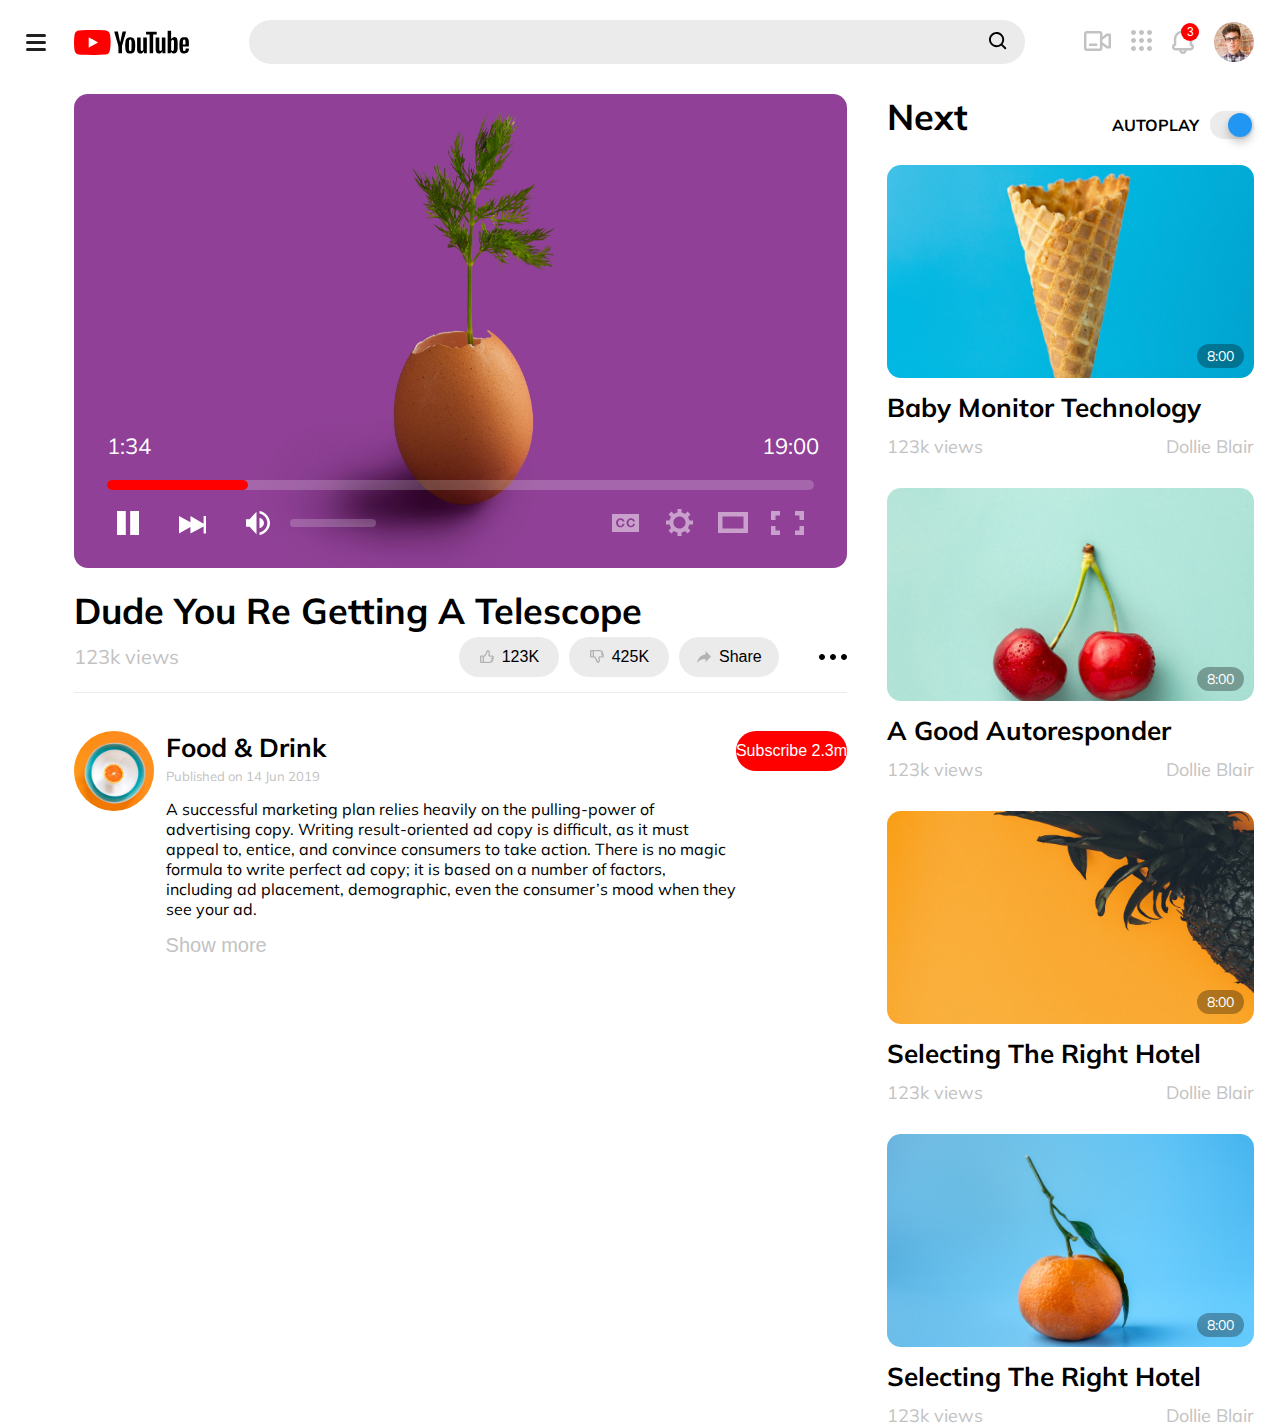
<file: src/video_player_page.html>
<!DOCTYPE html>
<html lang="en">
<head>
    <meta charset="UTF-8">
    <meta content="width=device-width" name="viewport">
    <title>Youtube - Dude You Re Getting A Telescope</title>
    <link href="styles_general.css" rel="stylesheet">
    <link href="styles_video_player.css" rel="stylesheet">
    <link href="media_general.css" rel="stylesheet">
    <link href="media_video_player.css" rel="stylesheet">
    <link rel="preconnect" href="https://fonts.googleapis.com">
    <link rel="preconnect" href="https://fonts.gstatic.com" crossorigin>
    <link href="https://fonts.googleapis.com/css2?family=Mulish:wght@400;700&display=swap" rel="stylesheet">
</head>
<body>
<header class="header container">
    <section class="start">
        <button class="hamburger-menu display-none">
            <span class="line"></span>
            <span class="line"></span>
            <span class="line"></span>
        </button>
        <div class="logo">
            <a href="#">
                <img src="../assets/youtube_logo.svg" alt="youtube logo">
            </a>
        </div>
    </section>
    <section class="search-video center kebab-menu">
        <input class="search-input" placeholder="Search">
        <button>
            <img class="search-button" src="../assets/svg_icons/search.svg" alt="search video on youtube">
        </button>
    </section>
    <section class="account-relative-buttons end">
        <button class="account-button create-video display-none">
            <a href="#">
                <img src="../assets/svg_icons/create-video.svg" alt="create new video on youtube">
            </a>
        </button>
        <button class="account-button display-none">
            <a href="#">
                <img src="../assets/svg_icons/grid_button.svg" alt="">
            </a>
        </button>
        <button class="account-button">
            <a href="#">
                <div class="notification display-none">
                    <img class="notification-button" src="../assets/svg_icons/notifications.svg"
                         alt="check your notifications">
                    <span class="notification-number">3</span>
                </div>
            </a>
        </button>
        <button class="my-account account-photo">
            <a href="#">
                <div class="round-photo">
                    <img src="../assets/img_account-photos/my-account-photo.png" alt="photo of your account">
                </div>
            </a>
        </button>
    </section>
</header>
<main class="page container">
    <section class="sidebar">
        <nav class="navigation">
            <ul>
                <li>
                    <a class="nav-link" href="#">
                        <img src="../assets/svg_icons/home.svg" alt="Youtube home page">
                        <p class="sidebar-text active">Home</p>
                    </a>
                </li>
                <li>
                    <a class="nav-link" href="#">
                        <img src="../assets/svg_icons/trending.svg" alt="Youtube trending page">
                        <p class="sidebar-text">Trending</p>
                    </a>
                </li>
                <li>
                    <a class="nav-link" href="#">
                        <img src="../assets/svg_icons/subscriptions.svg" alt="Youtube subscriptions page">
                        <p class="sidebar-text">Subscriptions</p>
                    </a>
                </li>
                <li>
                    <a class="nav-link" href="#">
                        <img src="../assets/svg_icons/library.svg" alt="Youtube library page">
                        <p class="sidebar-text">Library</p>
                    </a>
                </li>
                <li class="display-none">
                    <a class="nav-link" href="#">
                        <img src="../assets/svg_icons/history.svg" alt="Youtube history page">
                        <p class="sidebar-text">History</p>
                    </a>
                </li>
                <li class="display-none">
                    <a class="nav-link" href="#">
                        <img src="../assets/svg_icons/watch-later.svg" alt="Youtube watch later page">
                        <p class="sidebar-text">Watch later</p>
                    </a>
                </li>
                <li class="display-none">
                    <a class="nav-link" href="#">
                        <img src="../assets/svg_icons/favourites.svg" alt="Youtube favourites page">
                        <p class="sidebar-text">Favourites</p>
                    </a>
                </li>
                <li class="display-none">
                    <a class="nav-link" href="#">
                        <img src="../assets/svg_icons/liked.svg" alt="Youtube liked videos page">
                        <p class="sidebar-text">Liked videos</p>
                    </a>
                </li>
                <li class="display-none">
                    <a class="nav-link" href="#">
                        <img src="../assets/svg_icons/music.svg" alt="Youtube music page">
                        <p class="sidebar-text">Music</p>
                    </a>
                </li>
                <li class="display-none">
                    <a class="nav-link" href="#">
                        <img src="../assets/svg_icons/games.svg" alt="Youtube games page">
                        <p class="sidebar-text">Games</p>
                    </a>
                </li>
                <li class="display-none">
                    <button class="nav-button">
                        <img src="../assets/svg_icons/dropdown-arrow.svg" alt="More from navigation">
                        <p class="sidebar-text">Show more</p>
                    </button>
                </li>
            </ul>
        </nav>
        <div class="subscriptions">
            <h3>Subscriptions</h3>
            <ul>
                <li>
                    <a class="account-link" href="#">
                        <div class="round-photo">
                            <img src="../assets/img_account-photos/Gussie-Singleton.png" alt="Gussie Singleton">
                        </div>
                        <p class="sidebar-text">Gussie Singleton</p>
                    </a>
                </li>
                <li>
                    <a class="account-link" href="#">
                        <div class="round-photo">
                            <img src="../assets/img_account-photos/Nora-Francis.png" alt="Nora Francis">
                        </div>
                        <p class="sidebar-text">Nora Francis</p>
                    </a>
                </li>
                <li>
                    <a class="account-link" href="#">
                        <div class="round-photo">
                            <img src="../assets/img_account-photos/Belle-Briggs.png" alt="Belle Briggs">
                        </div>
                        <p class="sidebar-text">Belle Briggs</p>
                    </a>
                </li>
                <li>
                    <a class="account-link" href="#">
                        <div class="round-photo">
                            <img src="../assets/img_account-photos/Eunice-Cortez.png" alt="Eunice Cortez">
                        </div>
                        <p class="sidebar-text">Eunice Cortez</p>
                    </a>
                </li>
                <li>
                    <a class="account-link" href="#">
                        <div class="round-photo">
                            <img src="../assets/img_account-photos/Emma-Hanson.png" alt="Emma Hanson">
                        </div>
                        <p class="sidebar-text">Emma Hanson</p>
                    </a>
                </li>
                <li>
                    <a class="account-link" href="#">
                        <div class="round-photo">
                            <img src="../assets/img_account-photos/Leah-Berry.png" alt="Leah Berry">
                        </div>
                        <p class="sidebar-text">Leah Berry</p>
                    </a>
                </li>
            </ul>
        </div>
        <div class="settings">
            <img src="../assets/svg_icons/settings.svg" alt="Setting">
            <p class="sidebar-text">Setting</p>
        </div>
    </section>
    <section class="video-player-page-content">
        <div class="video-section">
            <div class="video-cover">
                <img src="../assets/img_video-covers/Radio-Astronomy-leaf.png" alt="Dude You Re Getting A Telescope">
                <div class="video-player-inner">
                    <span class="video-duration-watched">1:34</span>
                    <span class="video-duration-full-time">19:00</span>
                    <progress class="video-progress-bar" max="100" value="20"></progress>
                    <button class="play-video-button"></button>
                    <button class="next-video-button"></button>
                    <button class="volume-button"></button>
                    <input class="volume-slider" type="range" min="0" max="1" step="0.1" value="0.3">
                    <button class="video-subtitles-button"></button>
                    <button class="video-settings-button"></button>
                    <button class="wide-screen-button"></button>
                    <button class="full-screen-button"></button>
                </div>
            </div>
            <h2 class="player-video-name">Dude You Re Getting A Telescope</h2>
            <div class="video-action-buttons">
                <h4 class="views-number">123k views</h4>
                <div class="action-buttons">
                    <button class="like-button">
                        <img src="../assets/svg_icons/like-video.svg">
                        <p>123K</p>
                    </button>
                    <button class="dislike-button">
                        <img src="../assets/svg_icons/dislike-video.svg">
                        <p>425K</p>
                    </button>
                    <button class="share-button">
                        <img src="../assets/svg_icons/share-video.svg">
                        <p>Share</p>
                    </button>
                    <button class="more-button">
                        <img src="../assets/svg_icons/more-button.svg">
                    </button>
                </div>
            </div>
            <div class="video-channel-section">
                <div class="video-related">
                    <div class="round-photo">
                        <img class="channel-photo" src="../assets/img_account-photos/Food-n-Drink.png">
                    </div>
                    <div class="video-related-info">
                        <h2 class="channel-name">Food & Drink</h2>
                        <p class="published-date">Published on 14 Jun 2019</p>
                        <p class="video-description">A successful marketing plan relies heavily on the pulling-power of
                            advertising copy. Writing result-oriented ad copy is difficult, as it must appeal to,
                            entice, and convince consumers to take action. There is no magic formula to write perfect ad
                            copy; it is based on a number of factors, including ad placement, demographic, even the
                            consumer’s mood when they see your ad. </p>
                        <button class="more-video-related">Show more</button>
                    </div>
                </div>
                <button class="subscribe-button">Subscribe 2.3m</button>
            </div>
        </div>

    </section>

    <section>
        <div class="play-next-carousel">
            <div class="next-video-section-header">
                <h3>Next</h3>
                <div class="toggle-autoplay">
                    <p>AUTOPLAY</p>
                    <input type="checkbox" id="toggle"/>
                    <label for="toggle">
                </div>
            </div>
            <div class="next-video">
                <div class="next-video-cover">
                    <img src="../assets/img_video-covers/Astronomy-Or-Astrology.png" alt="Baby Monitor Technology">
                    <span class="video-duration">8:00</span>
                </div>
                <h3 class="next-video-name">Baby Monitor Technology</h3>
                <div class="video-info">
                    <div class="video-data">
                        <span class="next-video-views">123k views</span>
                    </div>
                    <span class="next-video-author">Dollie Blair</span>
                </div>
            </div>
            <div class="next-video">
                <div class="next-video-cover">
                    <img src="../assets/img_video-covers/Advertising-Outdoors.jpg" alt="A Good Autoresponder">
                    <span class="video-duration">8:00</span>
                </div>
                <h3 class="next-video-name">A Good Autoresponder</h3>
                <div class="video-info">
                    <div class="video-data">
                        <span class="next-video-views">123k views</span>
                    </div>
                    <span class="next-video-author">Dollie Blair</span>
                </div>
            </div>
            <div class="next-video">
                <div class="next-video-cover">
                    <img src="../assets/img_video-covers/Baby-Monitor-Technology-ananas.png"
                         alt="Selecting The Right Hotel">
                    <span class="video-duration">8:00</span>
                </div>
                <h3 class="next-video-name">Selecting The Right Hotel</h3>
                <div class="video-info">
                    <div class="video-data">
                        <span class="next-video-views">123k views</span>
                    </div>
                    <span class="next-video-author">Dollie Blair</span>
                </div>
            </div>
            <div class="next-video">
                <div class="next-video-cover">
                    <img src="../assets/img_video-covers/A-Good-Autoresponder.png" alt="Selecting The Right Hotel">
                    <span class="video-duration">8:00</span>
                </div>
                <h3 class="next-video-name">Selecting The Right Hotel</h3>
                <div class="video-info">
                    <div class="video-data">
                        <span class="next-video-views">123k views</span>
                    </div>
                    <span class="next-video-author">Dollie Blair</span>
                </div>
            </div>
        </div>
    </section>
</main>
</body>
</html>
</file>
<file: src/styles_general.css>
* {
    padding: 0;
    margin: 0;
    box-sizing: border-box;
}

/*colors used in layout*/
:root {
    --black: #1F2022;
    --red: #FF0000;
    --dark-grey: #898989;
    --grey: #C2C2C2;
    --light-grey: #EBEBEB;
    --white: #FFFFFF;
}

body {
    font-family: "Mulish", sans-serif;
    overflow-x: hidden;
}

button {
    outline: none;
    background: none;
    border: none;
    cursor: pointer;
}

li {
    list-style: none;
}

a {
    text-decoration: none;
}

.container {
    padding: 0 70px 0 32px;
    width: 100%;
}

.header {
    height: 84px;
    top: 0;
    right: 0;
    display: flex;
    position: fixed;
    padding-top: 20px;
    padding-bottom: 20px;
    background-color: var(--white);
    z-index: 5;
}

/*menu + logo*/
.start {
    min-width: 164px;
    margin-right: 59px;
    display: flex;
    justify-content: space-between;
    align-items: center;
}

.hamburger-menu {
    display: flex;
    flex-direction: column;
    justify-content: space-between;
    width: 20px;
    height: 17px;
    cursor: pointer;
}

.line {
    display: block;
    width: 100%;
    height: 3px;
    border-radius: 2px;
    background-color: var(--black);
}

.logo {
    height: 25px;
    cursor: pointer;
}

/*search input section*/
.center {
    display: flex;
    max-width: 830px;
    width: 100%;
    border-radius: 22px;
    padding-right: 18px;
    overflow: hidden;
    background-color: var(--light-grey);
}

.search-input {
    width: 100%;
    padding: 0 23px;
    border: none;
    outline: none;
    background-color: var(--light-grey);
    font-family: "Mulish", sans-serif;
    font-size: 16px;
    font-weight: 400;
}

.search-button {
    width: 18px;
}

/*account menu section*/
.end {
    width: 260px;
    min-width: 170px;
    display: flex;
    justify-content: space-between;
    margin-left: auto;
}

.notification {
    position: relative;
}

.notification-number {
    position: absolute;
    top: -5px;
    right: -5px;
    background-color: var(--red);
    color: var(--white);
    border-radius: 50%;
    width: 18px;
    height: 18px;
    text-align: center;
    font-size: 12px;
    line-height: 18px;
}

.round-photo {
    overflow: hidden;
    display: flex;
}

.round-photo img {
    width: 100%;
    height: auto;
    object-fit: cover;
    border-radius: 50%;
}

.my-account img {
    width: 40px;
    height: 40px;
}

.page {
    display: flex;
}

.sidebar {
    margin: 0 59px 40px 0;
}

.navigation, .subscriptions {
    min-width: 164px;
}

.sidebar-text {
    font-weight: 400;
    font-size: 16px;
    color: var(--dark-grey);
}

.navigation {
    margin-bottom: 58px;
}

.navigation li:not(:last-child) {
    margin-bottom: 29px;
}

.nav-link, .nav-button, .account-link, .settings {
    display: flex;
    align-items: center;
}

.nav-link img, .nav-button img, .settings img {
    margin-right: 13px;
}

.active {
    color: var(--red);
}

.subscriptions h3 {
    font-weight: 700;
    font-size: 18px;
    margin-bottom: 30px;
}

.subscriptions li:not(:last-child) {
    margin-bottom: 23px;
}

.account-link img {
    width: 26px;
    height: 26px;
    margin-right: 10px;
}

.settings {
    margin-top: 104px;
}

.settings .sidebar-text {
    color: var(--grey);
}

.subscribe-button {
    width: 154px;
    height: 40px;
    border-radius: 20px;
    background-color: var(--red);
    color: var(--white);
    font-weight: 400;
    font-size: 16px;
}

.carousel-long {
    height: 280px;
}

.carousel-inner {
    width: auto;
    display: flex;
    position: absolute;
}

.carousel-upper-part {
    display: flex;
    margin-bottom: 30px;
}

.carousel-account-link {
    display: flex;
    align-items: center;
    width: auto;
}

.carousel-account-link img {
    width: 50px;
    height: 50px;
    border-radius: 50%;
    margin-right: 20px;
}

.carousel-account-link p {
    font-weight: 700;
    font-size: 26px;
    color: var(--black);
}

.carousel-buttons {
    width: 66px;
    display: flex;
    justify-content: space-between;
    margin-right: 39px;
    margin-left: auto;
}

.video:not(:last-child) {
    margin-right: 40px;
}

.video-duration {
    position: absolute;
    bottom: 10px;
    right: 10px;
    background-color: rgba(0, 0, 0, 0.3);
    color: var(--white);
    border-radius: 12px;
    width: 47px;
    height: 24px;
    text-align: center;
    font-size: 14px;
    line-height: 24px;
}

.video-name {
    font-weight: 700;
    font-size: 16px;
    margin-top: 10px;
    color: var(--black);
}

.video-data {
    display: flex;
}

.video-info {
    display: flex;
    flex-wrap: wrap;
    justify-content: space-between;
    margin-top: 4px;
}

.video-views, .video-upload-data, .video-author {
    font-weight: 400;
    font-size: 13px;
    color: var(--grey);
}

.video-upload-data:before {
    content: "•";
    margin: 0 6px;
}
</file>
<file: src/styles_video_player.css>
body {
    margin-top: 94px;
}

.page {
    justify-content: space-between;
}

.sidebar {
    position: absolute;
    left: -200px;
}

.video-player-page-content {
    display: flex;
    margin: 0 40px 0 48px;
}

.video-cover {
    display: flex;
    align-items: center;
    width: 100%;
    max-width: 1363px;
    height: 700px;
    border-radius: 14px;
    overflow: hidden;
    position: relative;
}

.video-cover img {
    width: 100%;
}

.video-duration-watched, .video-duration-full-time {
    font-size: 22px;
    font-weight: 400;
    color: var(--white);
    position: absolute;
    bottom: 108px;
}


.video-duration-watched {
    left: 33px;
}

.video-duration-full-time {
    right: 28px;
}

.video-progress-bar {
    width: 100%;
    height: 10px;
    border: none;
    position: absolute;
    left: 33px;
    bottom: 78px;
    padding-right: 66px;
    border-radius: 5px;
}

.video-progress-bar::-webkit-progress-bar {
    background-color: rgba(255, 255, 255, 0.2);
    border-radius: 5px;
}

.video-progress-bar::-webkit-progress-value {
    background-color: var(--red);
    border-radius: 5px;
}

.video-progress-bar::-moz-progress-bar {
    background-color: var(--red);
    border-radius: 5px;
}

.video-player-inner button, .video-player-inner input {
    position: absolute;
}

.play-video-button {
    background: url("../assets/svg_icons/play-video.svg") no-repeat;
    background-size: cover;
    width: 22px;
    height: 24px;
    left: 43px;
    bottom: 33px;
}

.next-video-button {
    background: url("../assets/svg_icons/next-video.svg") no-repeat;
    background-size: cover;
    width: 27px;
    height: 18px;
    left: 105px;
    bottom: 34px;
}

.volume-button {
    background: url("../assets/svg_icons/volume.svg") no-repeat;
    background-size: cover;
    width: 24px;
    height: 24px;
    left: 172px;
    bottom: 33px;
}

.volume-slider {
    width: 86px;
    height: 8px;
    -webkit-appearance: none;
    position: absolute;
    bottom: 41px;
    left: 216px;
    border-radius: 5px;
    background-color: rgba(255, 255, 255, 0.2);
    outline: none;
    visibility: visible;
}

.video-subtitles-button {
    background: url("../assets/svg_icons/subtitles.svg") no-repeat;
    background-size: cover;
    width: 27px;
    height: 18px;
    right: 208px;
    bottom: 36px;
}

.video-settings-button {
    background: url("../assets/svg_icons/video-settings.svg") no-repeat;
    background-size: cover;
    width: 27px;
    height: 27px;
    right: 154px;
    bottom: 32px;
}

.wide-screen-button {
    background: url("../assets/svg_icons/wide-screen.svg") no-repeat;
    background-size: cover;
    width: 30px;
    height: 21px;
    right: 99px;
    bottom: 35px;
}

.full-screen-button {
    background: url("../assets/svg_icons/full-screen.svg") no-repeat;
    background-size: cover;
    width: 33px;
    height: 24px;
    right: 43px;
    bottom: 33px;
}

.volume-slider::-webkit-slider-thumb {
    -webkit-appearance: none;
    opacity: 0;
}

.player-video-name {
    font-size: 36px;
    font-weight: 700;
    margin-top: 20px;
}

.video-action-buttons {
    display: flex;
    justify-content: space-between;
    align-items: center;
    margin-top: 4px;
    padding-bottom: 15px;
    border-bottom: 1px solid var(--light-grey);
}

.views-number {
    font-size: 20px;
    font-weight: 400;
    color: var(--grey);
}

.action-buttons {
    display: flex;
    justify-content: space-between;
    width: 388px;
}

.action-buttons button {
    display: flex;
    justify-content: center;
    align-items: center;
}

.like-button, .dislike-button, .share-button {
    font-size: 16px;
    font-weight: 400;
    width: 100px;
    height: 40px;
    border-radius: 20px;
    background-color: var(--light-grey);
}

.like-button, .dislike-button {
    margin-right: 10px;
}

.like-button img, .dislike-button img, .share-button img {
    margin-right: 8px;
}

.more-button {
    margin-left: 40px;
}

.video-channel-section {
    display: flex;
    justify-content: space-between;
    margin-top: 38px;
}

.video-related {
    display: flex;
}

.video-related .round-photo {
    overflow: inherit;
}

.video-related .channel-photo {
    width: 80px;
    height: 80px;
    margin-right: 12px;
}

.channel-name {
    font-size: 26px;
    font-weight: 700;
    margin-bottom: 4px;
}

.published-date {
    font-size: 13px;
    font-weight: 400;
    color: var(--grey);
}

.video-description {
    font-size: 16px;
    font-weight: 400;
    margin: 15px 0;
    max-width: 820px;
}

.more-video-related {
    font-size: 20px;
    font-weight: 400;
    color: var(--grey);
}

.play-next-carousel {
    width: 367px;
}

.next-video-section-header {
    display: flex;
    justify-content: space-between;
    align-items: end;
    margin-bottom: 26px;
}

.next-video-section-header h3 {
    font-size: 36px;
    font-weight: 700;
}

.toggle-autoplay {
    display: flex;
    align-items: center;
}

.toggle-autoplay p {
    font-size: 16px;
    font-weight: 700;
    margin-right: 11px;
}

.toggle-autoplay label {
    width: 44px;
    height: 28px;
    position: relative;
    display: block;
    background: var(--light-grey);
    border-radius: 200px;
    cursor: pointer;
}

.toggle-autoplay label:after {
    content: "";
    width: 24px;
    height: 24px;
    position: absolute;
    top: 2px;
    right: 2px;
    background: #2196F3;
    border-radius: 50%;
    box-shadow: 0px 5px 10px rgba(0, 0, 0, 0.23);
}

input {
    width: 0;
    height: 0;
    visibility: hidden;
}

.next-video:not(:last-child) {
    margin-bottom: 30px;
}

.next-video-cover {
    display: flex;
    align-items: center;
    width: 100%;
    height: 213px;
    border-radius: 14px;
    overflow: hidden;
    position: relative;
}

.next-video-cover img {
    width: 100%;
}

.next-video-name {
    font-size: 26px;
    font-weight: 700;
    margin: 13px 0 11px 0;
}

.next-video-views, .next-video-author {
    font-weight: 400;
    font-size: 18px;
    color: var(--grey);
}
</file>
<file: src/media_general.css>
@media (max-width: 1450px) {
    .container {
        padding: 0 2%;
    }

    .header {
        padding-top: 20px;
        padding-bottom: 20px;
    }

    .end {
        margin-left: 0;
    }

    .center {
        margin-right: 59px;
    }

    .carousel-buttons {
        margin-right: unset;
    }
}

@media (max-width: 1200px) {
    .start, .navigation, .subscriptions {
        min-width: 145px;
    }
}

@media (max-width: 769px) {
    .header {
        justify-content: space-between;
    }

    .start, .center {
        margin-right: 20px;
    }

    .start {
        min-width: auto;
    }

    .end {
        min-width: unset;
        width: auto;
    }

    .sidebar {
        position: absolute;
        left: -200px;
    }

    .navigation {
        position: fixed;
        bottom: 0;
        left: 0;
        border-top: 1px solid var(--grey);
        margin-bottom: 0;
        min-width: auto;
        width: 100%;
        padding: 0 2%;
        background-color: var(--white);
        z-index: 2;
    }

    .navigation li:not(:last-child) {
        margin-bottom: 0;
    }

    .navigation ul {
        display: flex;
        justify-content: space-between;
        align-items: center;
        height: 61px;
    }

    .display-none {
        /*sorry for that...*/
        display: none;
    }
}

@media (max-width: 500px) {
    body {
        margin-top: 60px;
    }


    .container {
        padding: 0 16px;
    }

    .header {
        height: 50px;
        padding-top: 10px;
        padding-bottom: 10px;
    }

    .start, .center {
        margin-right: unset;
        min-width: auto;
        max-width: unset;
    }

    .center {
        width: auto;
        background: none;
        padding-right: 0;
        margin-left: auto;
        border-radius: 0;
    }

    .small-logo {
        background: url("../assets/youtube_logo_small.svg") center center no-repeat;
        background-size: cover;
        width: 37px;
        height: 25px;
        position: relative;
    }

    .small-logo::after {
        position: absolute;
        content: "Margaret Phelps";
        top: 2px;
        left: 40px;
        width: 130px;
        margin-left: 10px;
        font-size: 16px;
        font-weight: 700;
        overflow: hidden;
    }

    .kebab-menu {
        position: relative;
    }

    .kebab-menu::after {
        display: flex;
        align-items: center;
        content: url("../assets/svg_icons/kebab-menu.svg");
        margin-left: 45px;
        margin-right: 4px;
        cursor: pointer;
    }

    .account-photo {
        display: none;
    }

    .search-input {
        display: none;
    }

    .my-account {
        margin-left: 25px;
    }

    .my-account img {
        width: 30px;
        height: 30px;
    }

    .navigation {
        padding: 0 16px;
    }

    .nav-link {
        flex-direction: column;
    }

    .nav-link img {
        margin-right: 0;
        margin-bottom: 5px;
    }

    .sidebar-text {
        font-size: 10px;
    }

    .carousel-buttons {
        display: none;
    }

    .carousel-inner {
        flex-direction: column;
    }

    .video:not(:last-child) {
        margin-right: 0;
        margin-bottom: 30px;
    }

    .video {
        width: 100%;
    }
}
</file>
<file: src/media_video_player.css>
@media (max-width: 1900px) {
    .video-cover {
        height: 37vw;
    }
}

@media (max-width: 1200px) {
    .video-player-page-content {
        margin: 0;
    }

    .play-next-carousel {
        width: 250px;
        margin-left: 10px;
    }

    .next-video-cover {
        height: 150px;
    }

    .next-video-name {
        font-size: 16px;
    }

    .next-video-views, .next-video-author {
        font-size: 13px;
    }

    .player-video-name {
        font-size: 20px;
    }

    .views-number {
        font-size: 14px;
    }

    .video-description {
        max-width: 480px;
    }
}

@media (max-width: 900px) {
    .page {
        flex-direction: column;
    }

    .play-next-carousel {
        width: 100%;
        margin-left: 0;
    }

    .video-cover {
        height: 50vw;
        position: absolute;
        top: 84px;
        left: 0;
        border-radius: 0;
    }

    .next-video-cover {
        height: 50vw;
    }

    .video-player-page-content {
        margin-top: 50vw;
    }
}

@media (max-width: 769px) {
    .video-section {
        width: 100%;
    }

    .video-description, .more-video-related {
        display: none;
    }

    .player-video-name {
        margin-top: 5px;
    }

    .video-action-buttons {
        flex-direction: column;
        align-items: inherit;
    }

    .action-buttons {
        margin-top: 20px;
    }

    .video-related {
        align-items: center;
    }

    .video-related .channel-photo {
        width: 50px;
        height: 50px;
    }

    .video-channel-section {
        margin-top: 20px;
        padding-bottom: 20px;
        border-bottom: 1px solid var(--light-grey);
    }

    .video-channel-section .subscribe-button {
        background-color: unset;
        width: auto;
        height: auto;
        color: var(--red);
    }

    .play-next-carousel {
        margin-top: 20px;
        margin-bottom: 80px;
    }

    .video-player-inner {
        grid-template-columns: 12px 20px 70% 25px 12px;
        display: grid;
        position: absolute;
        width: 97%;
        padding: 0 18px;
        left: 0;
        right: 0;
        bottom: 8px;
        height: 30px;
        margin: 0 auto;
        border-radius: 10px;
        background-color: rgba(0, 0, 0, 0.4);
        align-items: center;
        justify-content: space-between;

    }

    .play-video-button {
        width: 12px;
        height: 12px;
        position: unset;
        display: grid;
        order: 1;
    }

    .volume-button {
        width: 12px;
        height: 12px;
        left: unset;
        position: unset;
        display: grid;
        order: 5;
    }

    .video-player-inner button, .video-player-inner input {
        position: unset;
    }

    .video-duration-watched, .video-duration-full-time {
        font-size: 10px;
        position: unset;
    }

    .video-duration-watched {
        display: grid;
        order: 2;
    }

    .video-duration-full-time {
        display: grid;
        order: 4;
    }

    .video-progress-bar {
        width: 100%;
        height: 5px;
        padding-right: unset;
        position: unset;
        display: grid;
        order: 3;
    }

    .next-video-button, .volume-slider, .video-subtitles-button, .video-settings-button, .wide-screen-button, .full-screen-button {
        display: none;
    }

    .channel-name {
        font-size: 16px;
    }

    .video-channel-section .subscribe-button, .published-date {
        font-size: 0;
    }

    .video-channel-section .subscribe-button::before {
        content: 'Subscribe';
        font-size: 16px;
    }

    .published-date::before {
        content: '245K subscribed';
        font-size: 12px;
    }

    .next-video-section-header h3 {
        font-size: 20px;
    }

    .toggle-autoplay label {
        width: 30px;
        height: 19px;
    }

    .toggle-autoplay label:after {
        width: 16px;
        height: 16px;
    }

    .toggle-autoplay p {
        font-size: 10px;
    }
}

@media (max-width: 500px) {
    .video-cover {
        top: 50px;
    }

    .video-player-inner {
        grid-template-columns: 12px 20px 62% 25px 12px;
    }
}
</file>
